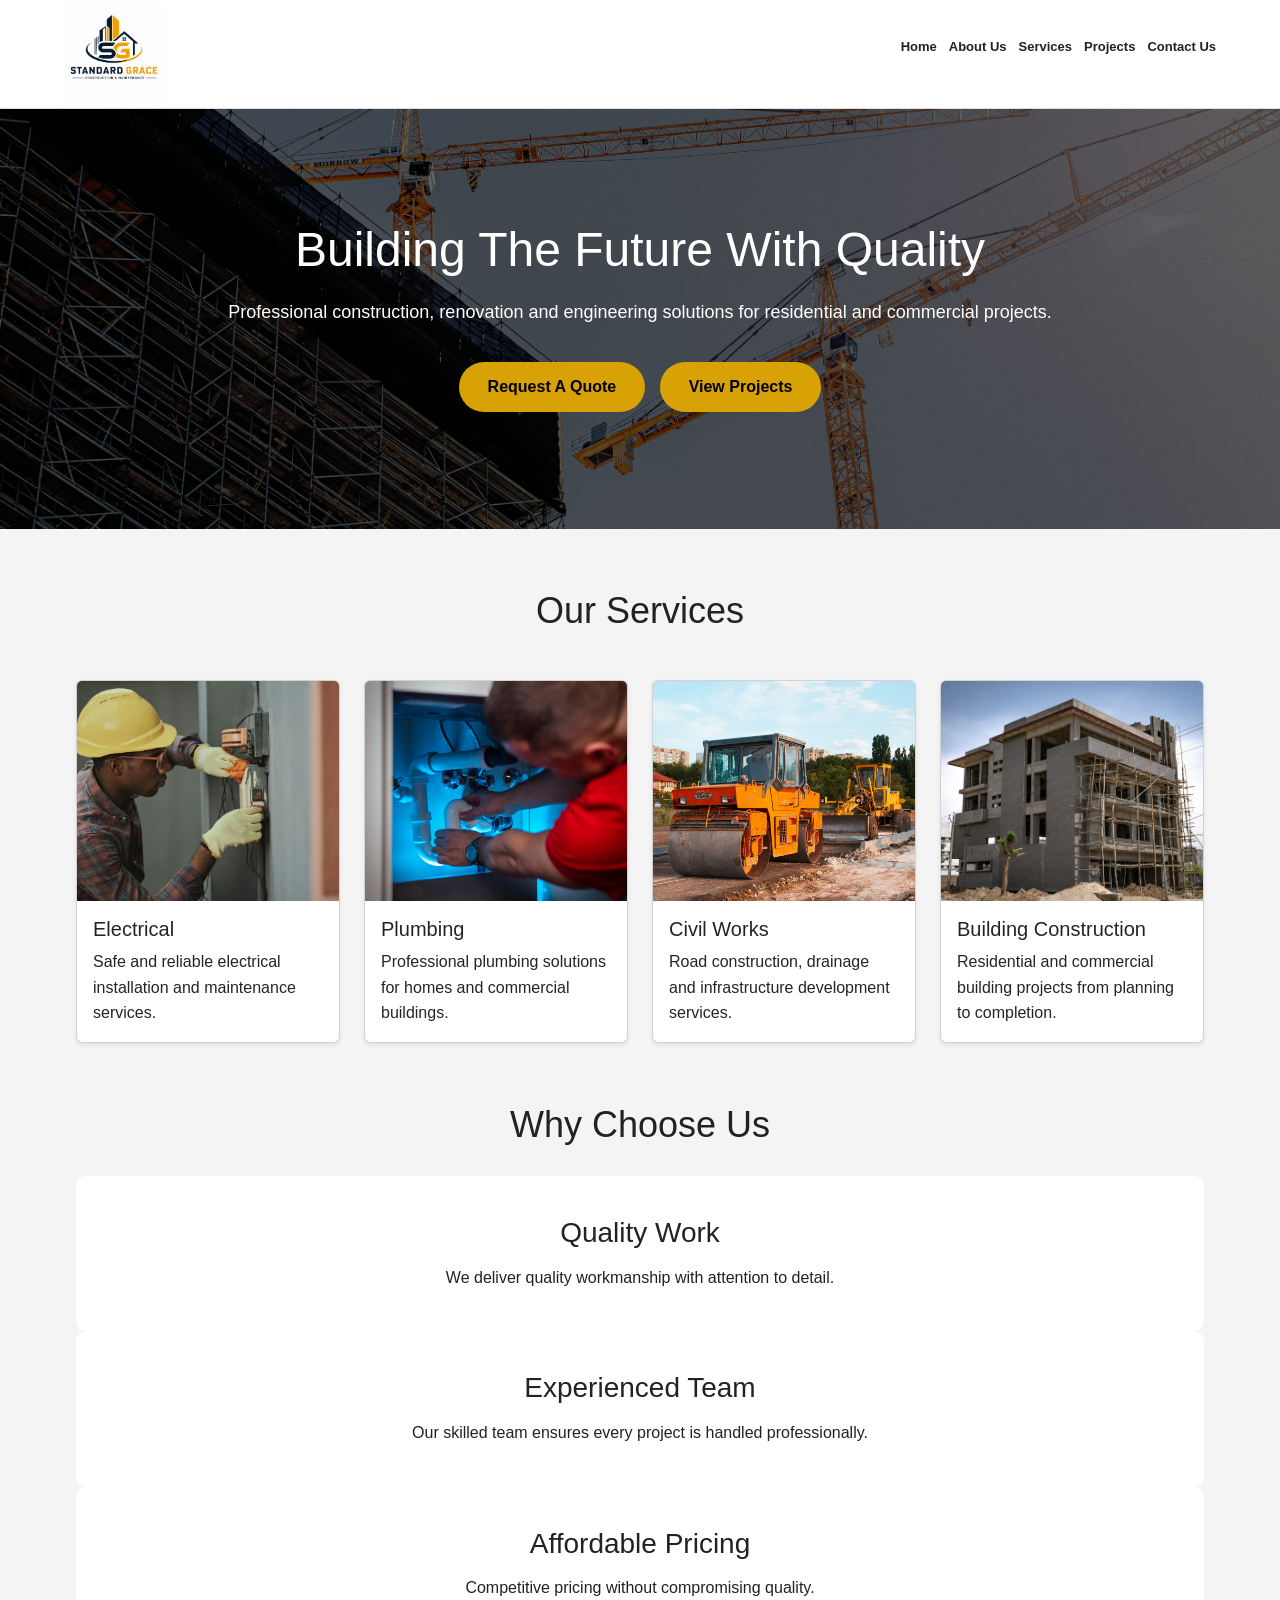
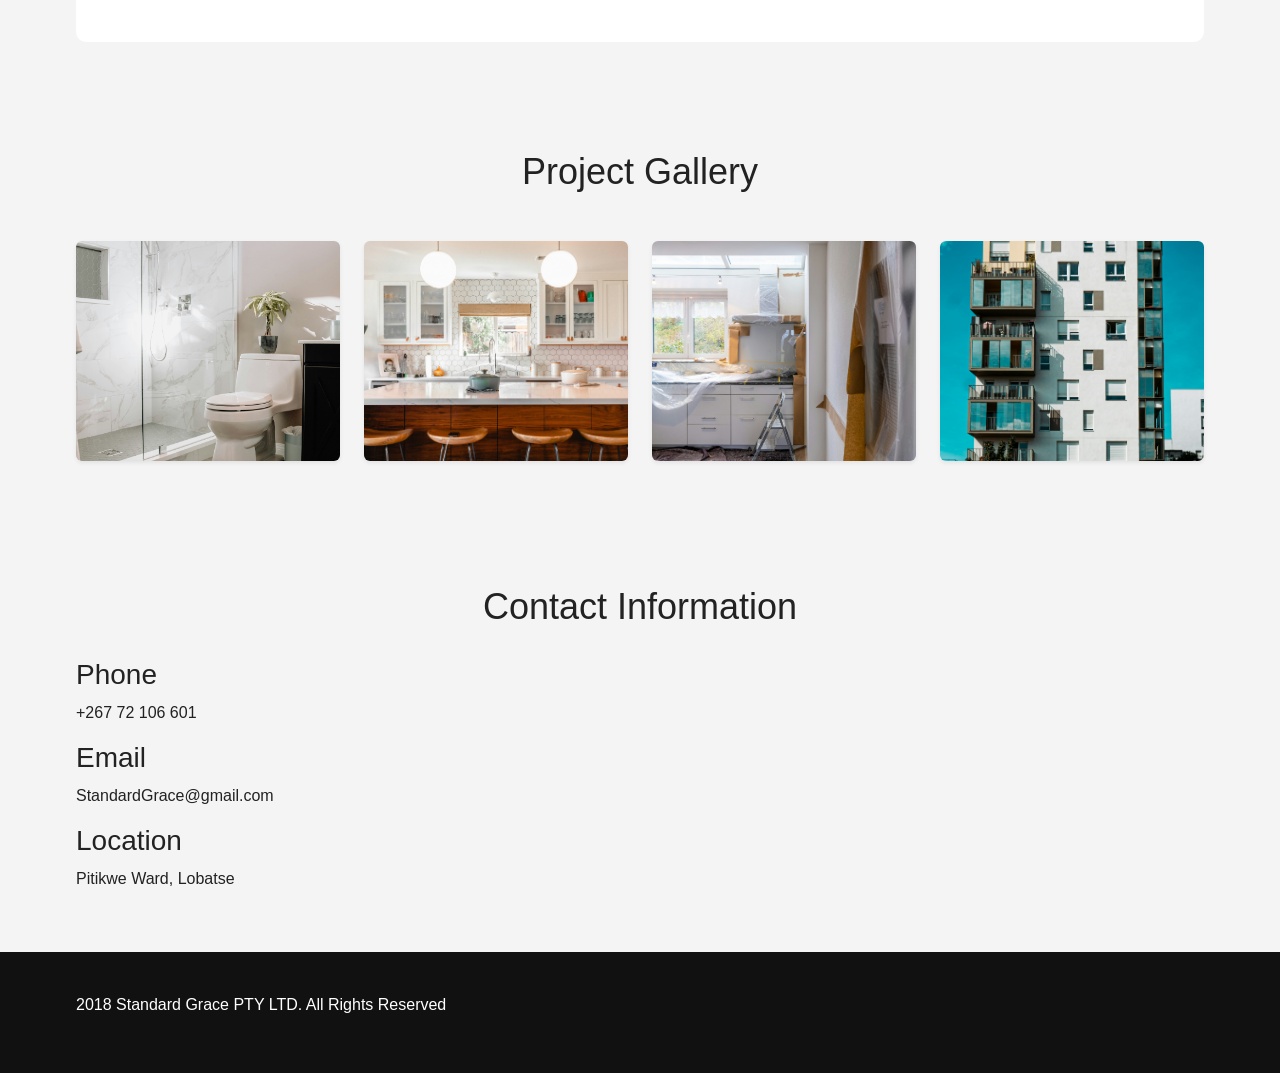
<file: index.html>
<!DOCTYPE html>
<html lang="en">
<head>

    <meta charset="UTF-8">
    <meta name="viewport" content="width=device-width, initial-scale=1.0">

    <title>Standard Grace Construction</title>
    
      <link href="https://cdn.jsdelivr.net/npm/bootstrap@5.3.3/dist/css/bootstrap.min.css" rel="stylesheet"> 
      <link rel="stylesheet" href="styles.css">

</head>
<body>

<header>

    <div class="container navbar">

        <div class="logo">
            <img src="logo.png" alt="Company Logo">
        </div>

         <nav>
             <ul>
                <li><a href="index.html">Home</a></li>
                <li><a href="about.html">About Us</a></li>
                <li><a href="services.html">Services</a></li>
                <li><a href="projects.html">Projects</a></li>
                <li><a href="contact.html">Contact Us</a></li>
            </ul>
        </nav>

    </div>

</header>

<section class="hero">

    <div class="hero-content">

        <h1>Building The Future With Quality</h1>

        <p>
            Professional construction, renovation and engineering
            solutions for residential and commercial projects.
        </p>

        <a href="contact.html" class="btn">Request A Quote</a>

        <a href="projects.html" class="btn">View Projects</a>

    </div>

</section>

<main class="container">


    <!-- SERVICES -->
    <section>

        <h2 class="section-title text-center mb-5">
            Our Services
        </h2>

        <section class="row g-4">


            <!-- Electrical -->
            <article class="col-md-6 col-lg-3">

                <section class="card h-100 shadow-sm">

                    <figure class="m-0">

                        <img src="images/electrical.jpg"
                             class="card-img-top"
                             alt="Electrical">

                    </figure>

                    <section class="card-body">

                        <h3 class="card-title h5">
                            Electrical
                        </h3>

                        <p class="card-text">
                            Safe and reliable electrical installation
                            and maintenance services.
                        </p>

                    </section>

                </section>

            </article>



            <!-- Plumbing -->
            <article class="col-md-6 col-lg-3">

                <section class="card h-100 shadow-sm">

                    <figure class="m-0">

                        <img src="images/Plumbing.jpg"
                             class="card-img-top"
                             alt="Plumbing">

                    </figure>

                    <section class="card-body">

                        <h3 class="card-title h5">
                            Plumbing
                        </h3>

                        <p class="card-text">
                            Professional plumbing solutions for homes
                            and commercial buildings.
                        </p>

                    </section>

                </section>

            </article>



            <!-- Civil Works -->
            <article class="col-md-6 col-lg-3">

                <section class="card h-100 shadow-sm">

                    <figure class="m-0">

                        <img src="images/civil work.jpg"
                             class="card-img-top"
                             alt="Civil Works">

                    </figure>

                    <section class="card-body">

                        <h3 class="card-title h5">
                            Civil Works
                        </h3>

                        <p class="card-text">
                            Road construction, drainage and infrastructure
                            development services.
                        </p>

                    </section>

                </section>

            </article>



            <!-- Building Construction -->
            <article class="col-md-6 col-lg-3">

                <section class="card h-100 shadow-sm">

                    <figure class="m-0">

                        <img src="images/Building.jpg"
                             class="card-img-top"
                             alt="Building">

                    </figure>

                    <section class="card-body">

                        <h3 class="card-title h5">
                            Building Construction
                        </h3>

                        <p class="card-text">
                            Residential and commercial building projects
                            from planning to completion.
                        </p>

                    </section>

                </section>

            </article>

        </section>

    </section>

<section>

    <h2 class="section-title">Why Choose Us</h2>


    <div class="features-grid">

        <article class="feature-box">
            <h3>Quality Work</h3>
            <p>
                We deliver quality workmanship with attention to detail.
            </p>
        </article>


        <article class="feature-box">
            <h3>Experienced Team</h3>
            <p>
                Our skilled team ensures every project is handled professionally.
            </p>
        </article>


        <article class="feature-box">
            <h3>Affordable Pricing</h3>
            <p>
                Competitive pricing without compromising quality.
            </p>
        </article>

    </div>

</section>

<section class="py-5">
    <h2 class="section-title text-center mb-5">Project Gallery</h2>
    <section class="row g-4">


        <figure class="col-md-6 col-lg-3">

            <img src="images/project1.jpg"
                 class="img-fluid rounded shadow-sm"
                 alt="Project 1">

        </figure>



        <figure class="col-md-6 col-lg-3">
            <img src="images/project2.jpg"
                 class="img-fluid rounded shadow-sm"
                 alt="Project 2">
        </figure>



        <figure class="col-md-6 col-lg-3">
           <img src="images/project3.jpg"
                 class="img-fluid rounded shadow-sm"
                 alt="Project 3">
        </figure>



        <figure class="col-md-6 col-lg-3">
            <img src="images/project4.jpg"
                 class="img-fluid rounded shadow-sm"
                 alt="Project 4">
        </figure>

    </section>

</section> 


<section class="contact-section">

    <h2 class="section-title">Contact Information</h2>


    <div class="contact-cards">

        <article class="contact-card">
            <h3>Phone</h3>
            <p>+267 72 106 601</p>
        </article>


        <article class="contact-card">
            <h3>Email</h3>
            <p>StandardGrace@gmail.com</p>
        </article>


        <article class="contact-card">
            <h3>Location</h3>
            <p>Pitikwe Ward, Lobatse</p>
        </article>

    </div>

</section>

</main>


<footer>

    <div class="container footer-content">

        <p>
            2018 Standard Grace PTY LTD. All Rights Reserved
        </p>

    </div>

</footer>

</body>
</html>
</file>
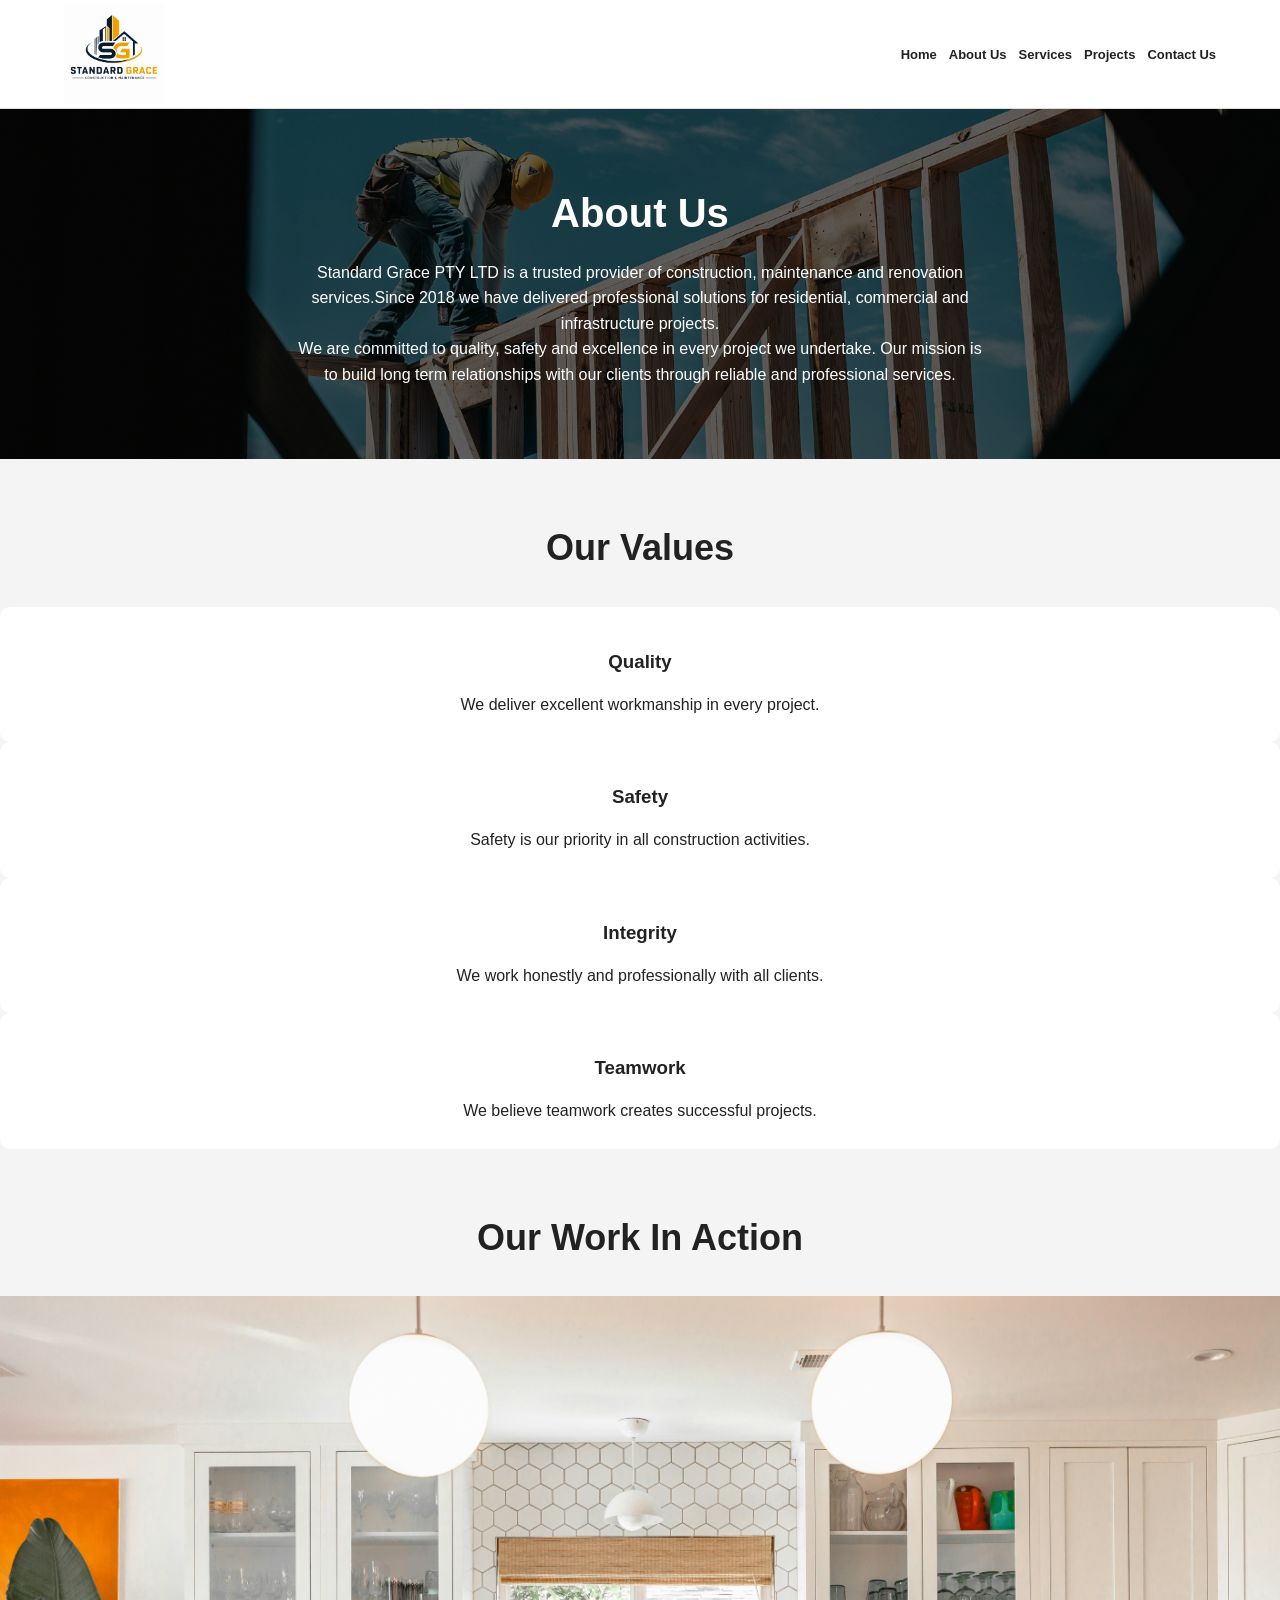
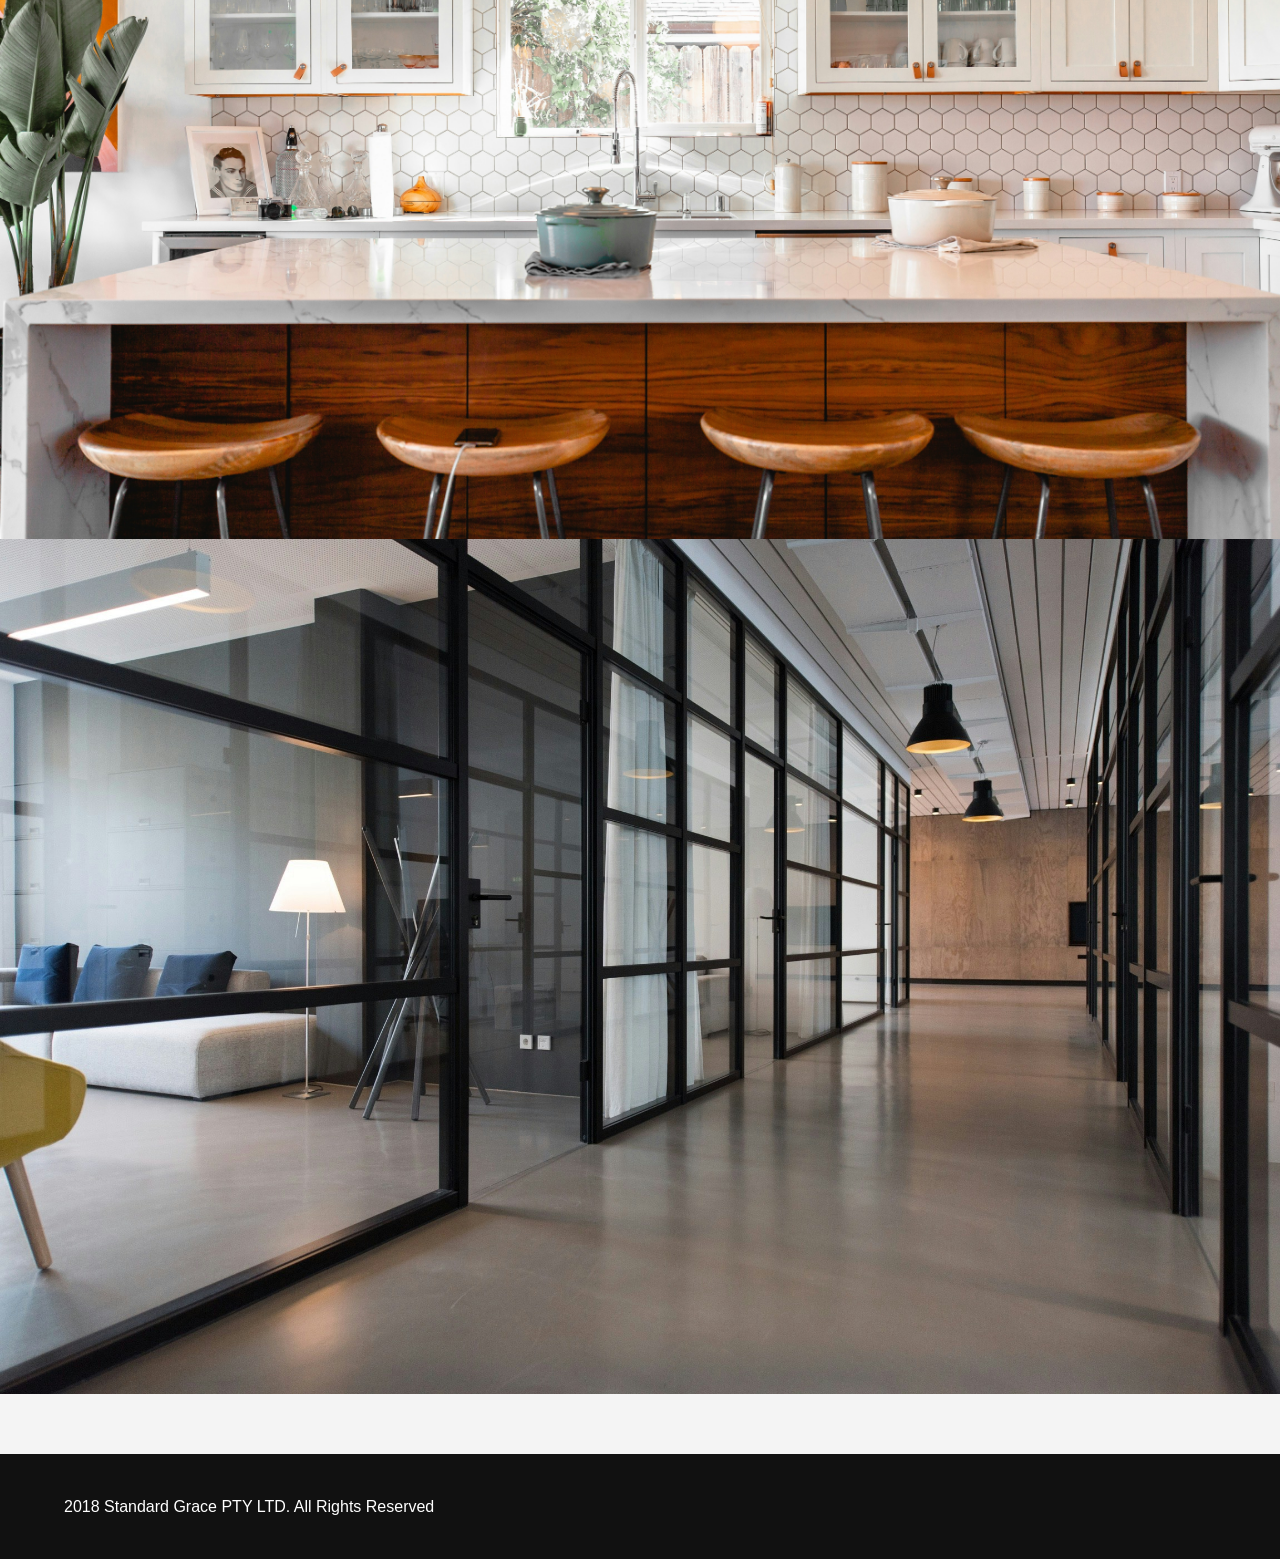
<file: about.html>
<!DOCTYPE html>
<html lang="en">
<head>

    <meta charset="UTF-8">
    <meta name="viewport" content="width=device-width, initial-scale=1.0">

    <title>About Us - Standard Grace</title>

    <link rel="stylesheet" href="styles.css">

</head>
<body>

<header>

    <div class="container navbar">

        <div class="logo">
            <img src="images/logo.png" alt="Company Logo">
        </div>

      <nav>
             <ul> 
                <li><a href="index.html">Home</a></li>
                <li><a href="about.html">About Us</a></li>
                <li><a href="services.html">Services</a></li>
                <li><a href="projects.html">Projects</a></li>
                <li><a href="contact.html">Contact Us</a></li>
            </ul>
        </nav>

    </div>

</header>

<section class="about-banner">

    <div class="banner-content">

        <h1>About Us</h1>

        <p>
            Standard Grace PTY LTD is a trusted provider of construction,
            maintenance and renovation services.Since 2018 we have delivered
            professional solutions for residential, commercial and infrastructure projects.
        </p>

        <p>
            We are committed to quality, safety and excellence in every
            project we undertake. Our mission is to build long term relationships
            with our clients through reliable and professional services.
        </p>   

    </div>

</section>  

<section>

    <h2 class="section-title">Our Values</h2>

    <div class="features-grid">

        <article class="feature-box">
            <h3>Quality</h3>
            <p>We deliver excellent workmanship in every project.</p>
        </article>

        <article class="feature-box">
            <h3>Safety</h3>
            <p>Safety is our priority in all construction activities.</p>
        </article>


        <article class="feature-box">
            <h3>Integrity</h3>
            <p>We work honestly and professionally with all clients.</p>
        </article>

        <article class="feature-box">
            <h3>Teamwork</h3>
            <p>We believe teamwork creates successful projects.</p>
        </article>

    </div>

</section>

<section>

    <h2 class="section-title">Our Work In Action</h2>

    <div class="gallery-grid">

        <img src="images/project2.jpg" alt="Kitchen">
        <img src="images/Office.jpg" alt="Office">

    </div>

</section>

</main>

<footer>

    <div class="container footer-content">
        <p>2018 Standard Grace PTY LTD. All Rights Reserved</p>
    </div>

</footer>

</body>
</html>
</file>
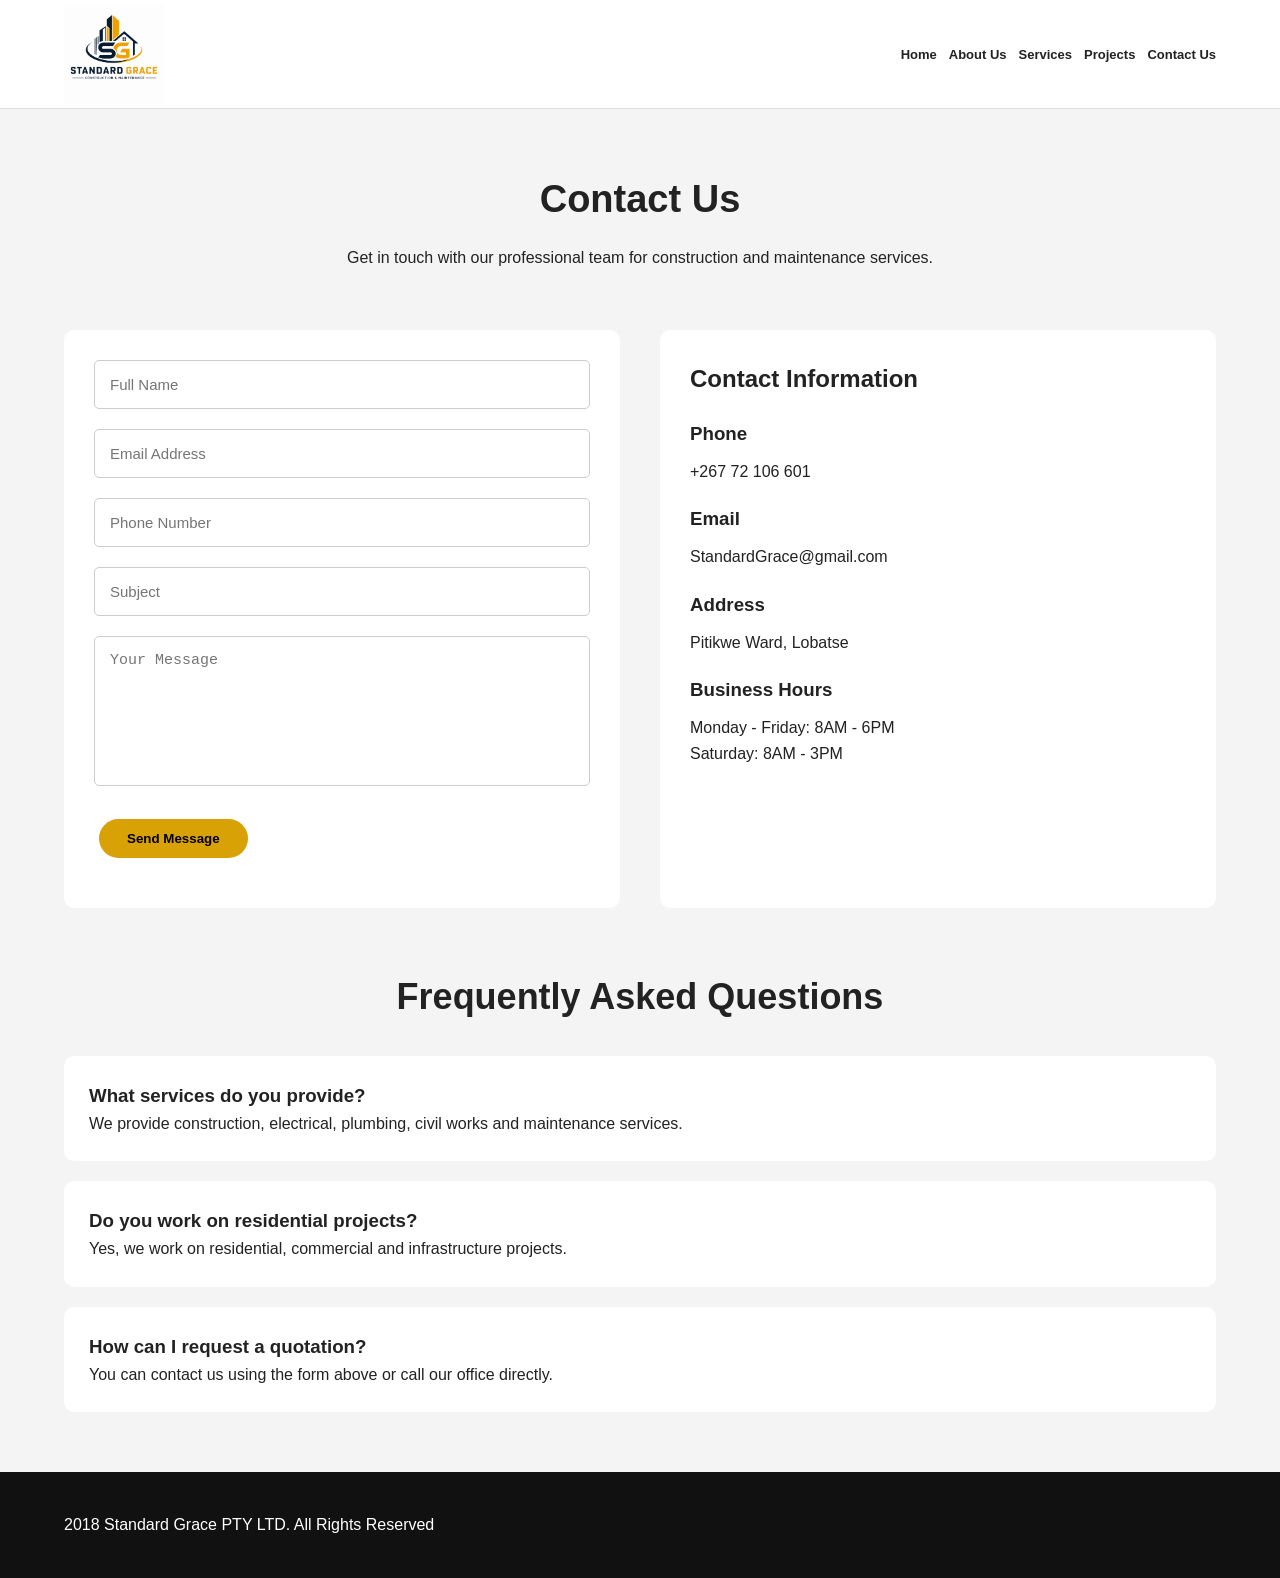
<file: contact.html>
<!DOCTYPE html>
<html lang="en">
<head>

    <meta charset="UTF-8">
    <meta name="viewport" content="width=device-width, initial-scale=1.0">

    <title>Contact Us - Standard Grace</title>

    <link rel="stylesheet" href="styles.css">

</head>
<body>

<header>

    <div class="container navbar">

        <div class="logo">
            <img src="images/logo.png" alt="Company Logo">
        </div>

       <nav>
              <ul>
                <li><a href="index.html">Home</a></li>
                <li><a href="about.html">About Us</a></li>
                <li><a href="services.html">Services</a></li>
                <li><a href="projects.html">Projects</a></li>
                <li><a href="contact.html">Contact Us</a></li>
            </ul>
        </nav>

    </div>

</header>


<section class="page-banner">

    <div class="container">

        <h1>Contact Us</h1>

        <p>
            Get in touch with our professional team
            for construction and maintenance services.
        </p>

    </div>

</section>


<main class="container">


<section class="contact-grid">


    <section>

        <form>

            <input type="text" placeholder="Full Name" required>

            <input type="email" placeholder="Email Address" required>

            <input type="text" placeholder="Phone Number">

            <input type="text" placeholder="Subject">

            <textarea placeholder="Your Message"></textarea>

            <button type="button" class="btn" onclick="showMessage()">
             Send Message
            </button>

            <p id="success-message"></p>

        </form>

    </section>


    <aside class="contact-info">

        <h2>Contact Information</h2>

        <h3>Phone</h3>
        <p>+267 72 106 601</p>

        <h3>Email</h3>
        <p>StandardGrace@gmail.com</p>

        <h3>Address</h3>
        <p>Pitikwe Ward, Lobatse</p>

        <h3>Business Hours</h3>
        <p>Monday - Friday: 8AM - 6PM</p>
        <p>Saturday: 8AM - 3PM</p>

    </aside>

</section>


<section>

    <h2 class="section-title">Frequently Asked Questions</h2>


    <article class="faq-box">

        <h3>What services do you provide?</h3>

        <p>
            We provide construction, electrical,
            plumbing, civil works and maintenance services.
        </p>

    </article>


    <article class="faq-box">

        <h3>Do you work on residential projects?</h3>

        <p>
            Yes, we work on residential,
            commercial and infrastructure projects.
        </p>

    </article>


    <article class="faq-box">

        <h3>How can I request a quotation?</h3>

        <p>
            You can contact us using the form above
            or call our office directly.
        </p>

    </article>

</section>

</main>


<footer>

    <div class="container footer-content">

        <p>
            2018 Standard Grace PTY LTD. All Rights Reserved
        </p>

    </div>

</footer>

<script>
function showMessage() {

    const toast = document.getElementById("toast");

    toast.classList.add("show");

    document.querySelector("form").reset();

    setTimeout(() => {
        toast.classList.remove("show");
    }, 4000);
}
</script>

   <p id="toast" class="toast">
    Thank you for contacting Standard Grace PTY LTD. We will get back to you shortly.
</p>
    
</body>
</html>
</file>
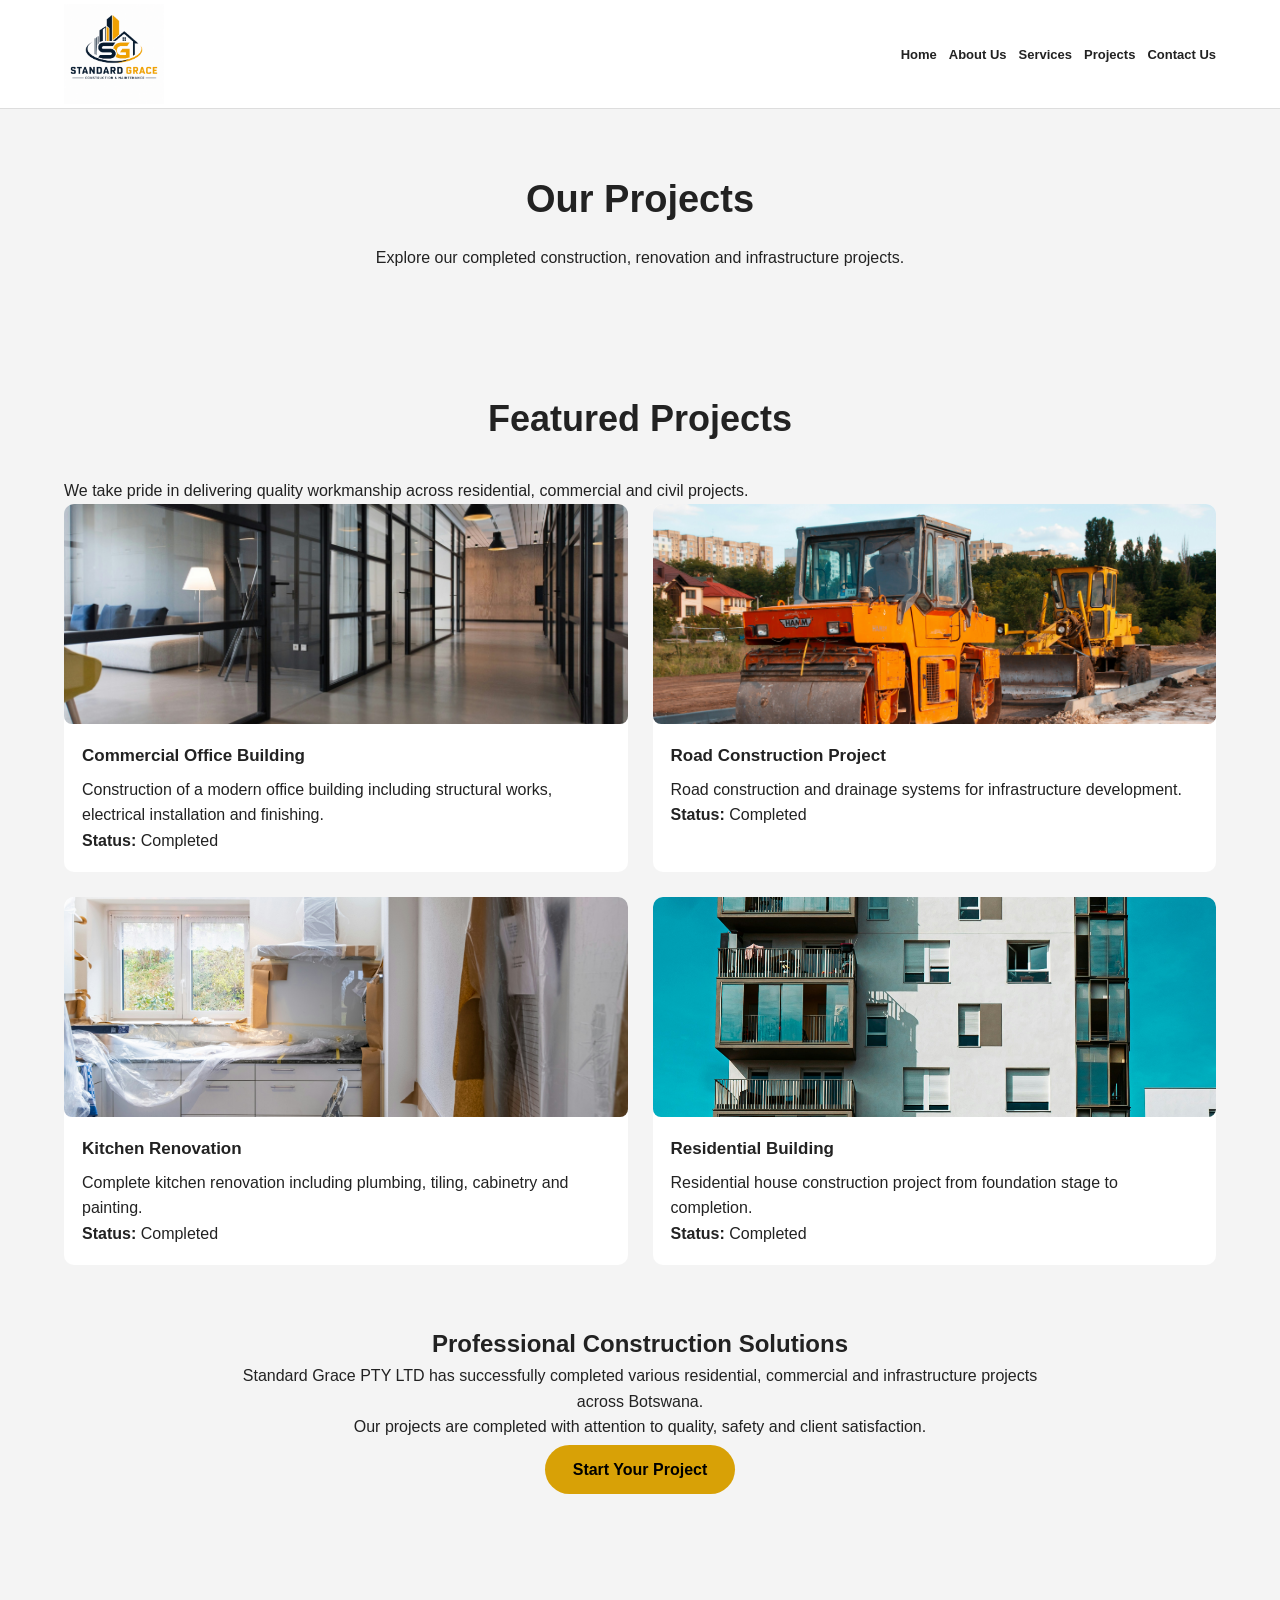
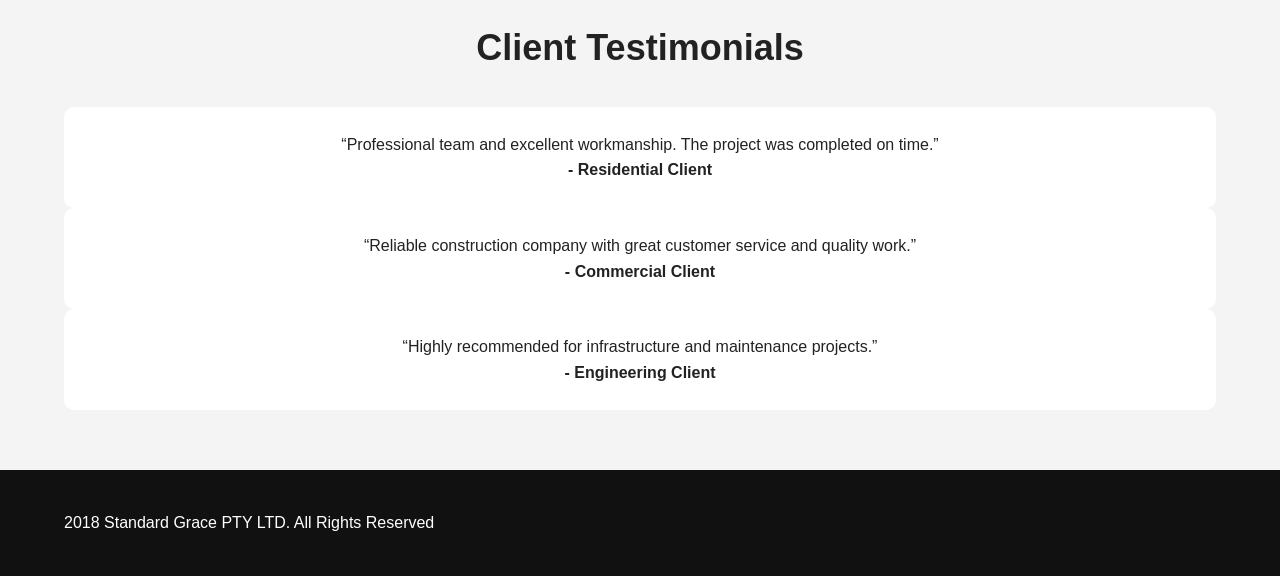
<file: projects.html>
<!DOCTYPE html>
<html lang="en">
<head>

    <meta charset="UTF-8">
    <meta name="viewport" content="width=device-width, initial-scale=1.0">

    <title>Projects - Standard Grace</title>

    <link rel="stylesheet" href="styles.css">

</head>
<body>

<header>

    <div class="container navbar">

        <div class="logo">
            <img src="images/logo.png" alt="Company Logo">
        </div>

         <nav>
             <ul>
                <li><a href="index.html">Home</a></li>
                <li><a href="about.html">About Us</a></li>
                <li><a href="services.html">Services</a></li>
                <li><a href="projects.html">Projects</a></li>
                <li><a href="contact.html">Contact Us</a></li>
            </ul>
        </nav>

    </div>

</header>


<section class="page-banner">

    <div class="container">

        <h1>Our Projects</h1>

        <p>
            Explore our completed construction,
            renovation and infrastructure projects.
        </p>

    </div>

</section>


<main class="container">


<section>

    <h2 class="section-title">Featured Projects</h2>

    <p class="section-description">
        We take pride in delivering quality workmanship
        across residential, commercial and civil projects.
    </p>


    <div class="projects-grid">


        <article class="project-card">

            <img src="images/Office.jpg" alt="Office Building">

            <div class="project-content">

                <h3>Commercial Office Building</h3>

                <p>
                    Construction of a modern office building including
                    structural works, electrical installation and finishing.
                </p>

                <p><strong>Status:</strong> Completed</p>

            </div>

        </article>


        <article class="project-card">

            <img src="images/civil work.jpg" alt="Road Construction">

            <div class="project-content">

                <h3>Road Construction Project</h3>

                <p>
                    Road construction and drainage systems for
                    infrastructure development.
                </p>
                
                <p><strong>Status:</strong> Completed</p>

            </div>

        </article>


        <article class="project-card">

            <img src="images/project3.jpg" alt="Kitchen Renovation">

            <div class="project-content">

                <h3>Kitchen Renovation</h3>

                <p>
                    Complete kitchen renovation including plumbing,
                    tiling, cabinetry and painting.
                </p>

                <p><strong>Status:</strong> Completed</p>

            </div>

        </article>


        <article class="project-card">

            <img src="images/project4.jpg" alt="Residential Building">

            <div class="project-content">

                <h3>Residential Building</h3>

                <p>
                    Residential house construction project from
                    foundation stage to completion.
                </p>

                <p><strong>Status:</strong> Completed</p>

            </div>

        </article>


    </div>

</section>


<section class="project-highlight">

    <div class="highlight-grid">


        <article>

            <h2>Professional Construction Solutions</h2>

            <p>
                Standard Grace PTY LTD has successfully completed
                various residential, commercial and infrastructure
                projects across Botswana.
            </p>

            <p>
                Our projects are completed with attention to quality,
                safety and client satisfaction.
            </p>

            <a href="contact.html" class="btn">
                Start Your Project
            </a>

        </article>

    </div>

</section>


<section>

    <h2 class="section-title">Client Testimonials</h2>


    <div class="features-grid">

        <article class="feature-box">

            <p>
                “Professional team and excellent workmanship.
                The project was completed on time.”
            </p>

            <h4>- Residential Client</h4>

        </article>


        <article class="feature-box">

            <p>
                “Reliable construction company with great
                customer service and quality work.”
            </p>

            <h4>- Commercial Client</h4>

        </article>


        <article class="feature-box">

            <p>
                “Highly recommended for infrastructure
                and maintenance projects.”
            </p>

            <h4>- Engineering Client</h4>

        </article>

    </div>

</section>

</main>


<footer>

    <div class="container footer-content">

        <p>
            2018 Standard Grace PTY LTD. All Rights Reserved
        </p>

    </div>

</footer>

</body>
</html>
</file>
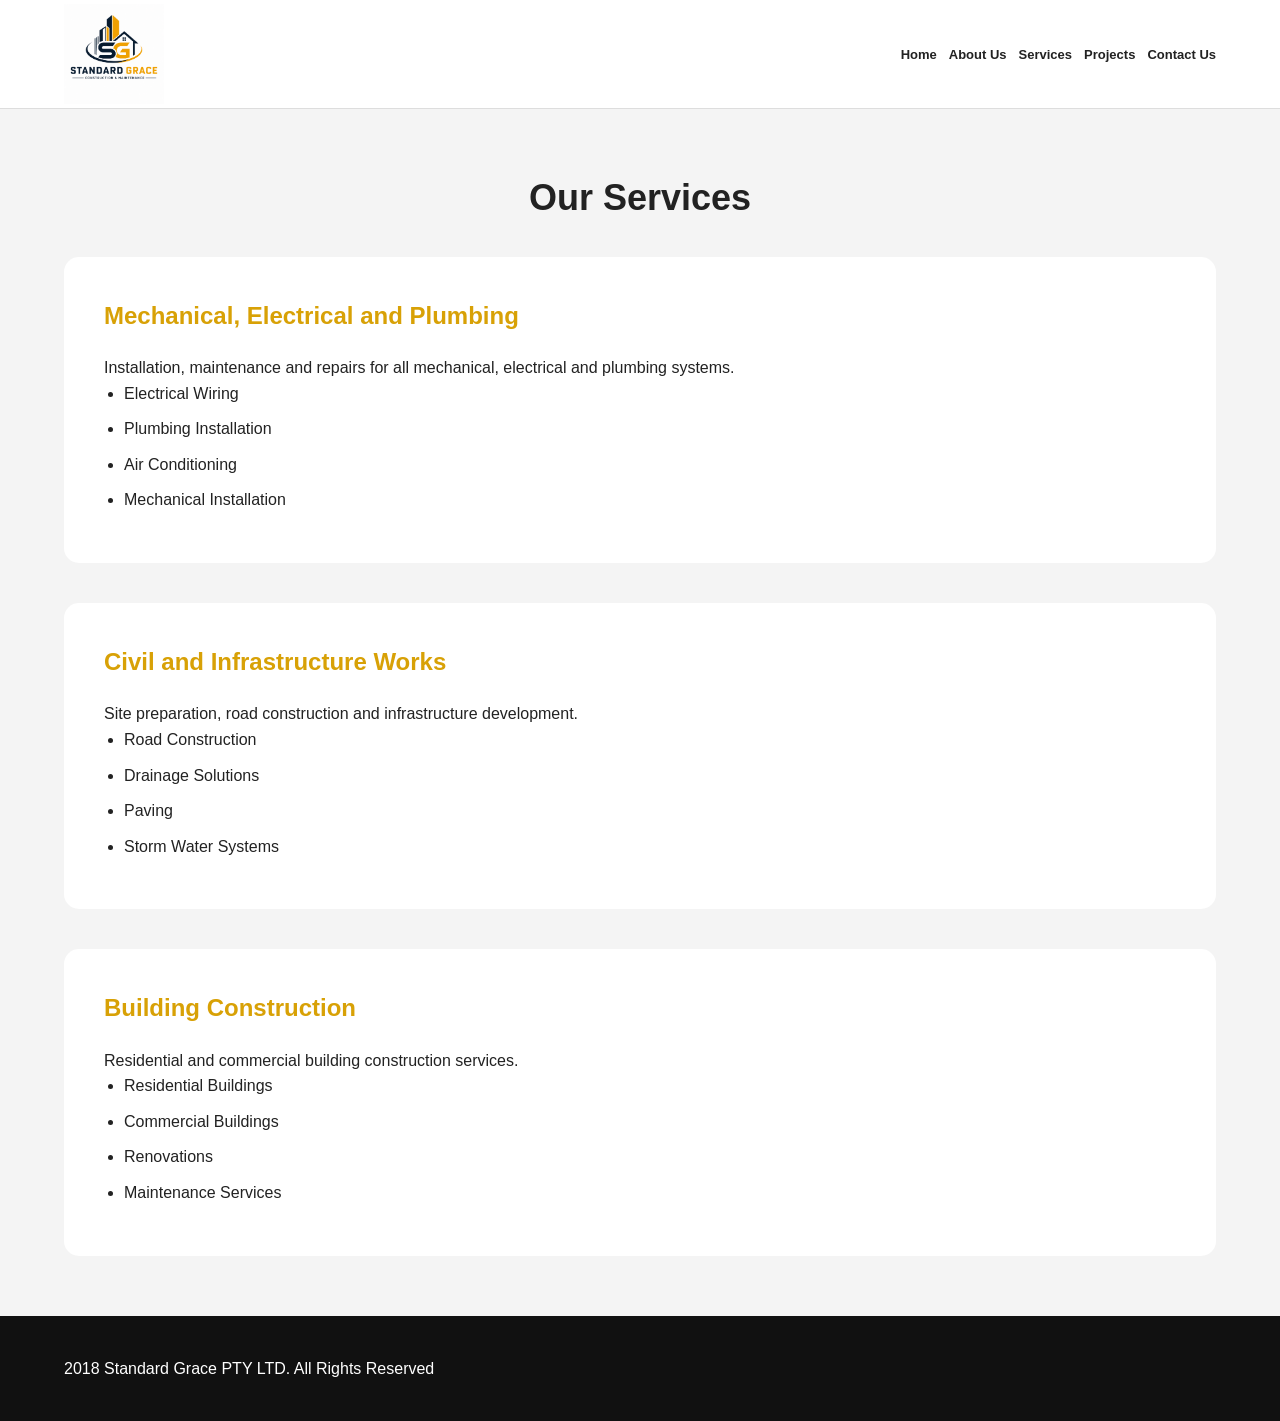
<file: services.html>
<!DOCTYPE html>
<html lang="en">
<head>

    <meta charset="UTF-8">
    <meta name="viewport" content="width=device-width, initial-scale=1.0">

    <title>Services - Standard Grace</title>

    <link rel="stylesheet" href="styles.css">

</head>
<body>

<header>

    <div class="container navbar">

        <div class="logo">
            <img src="images/logo.png" alt="Company Logo">
        </div>

         <nav>
             <ul>
                <li><a href="index.html">Home</a></li>
                <li><a href="about.html">About Us</a></li>
                <li><a href="services.html">Services</a></li>
                <li><a href="projects.html">Projects</a></li>
                <li><a href="contact.html">Contact Us</a></li>
            </ul>
        </nav>

    </div>

</header>


<main class="container">


<h1 class="section-title">Our Services</h1>


<section class="service-box">

    <h2>Mechanical, Electrical and Plumbing</h2>

    <p>
        Installation, maintenance and repairs for all mechanical,
        electrical and plumbing systems.
    </p>

    <ul>
        <li>Electrical Wiring</li>
        <li>Plumbing Installation</li>
        <li>Air Conditioning</li>
        <li>Mechanical Installation</li>
    </ul>

</section>


<section class="service-box">

    <h2>Civil and Infrastructure Works</h2>

    <p>
        Site preparation, road construction and infrastructure development.
    </p>

    <ul>
        <li>Road Construction</li>
        <li>Drainage Solutions</li>
        <li>Paving</li>
        <li>Storm Water Systems</li>
    </ul>

</section>


<section class="service-box">

    <h2>Building Construction</h2>

    <p>
        Residential and commercial building construction services.
    </p>

    <ul>
        <li>Residential Buildings</li>
        <li>Commercial Buildings</li>
        <li>Renovations</li>
        <li>Maintenance Services</li>
    </ul>

</section>

</main>


<footer>

    <div class="container footer-content">
        <p>2018 Standard Grace PTY LTD. All Rights Reserved</p>
    </div>

</footer>

</body>
</html>
</file>
<file: styles.css>
*{
    margin: 0;
    padding: 0;
    box-sizing: border-box;
}


/* ===== BODY ===== */

body{
    font-family: Arial, Helvetica, sans-serif;
    background-color: #f4f4f4;
    color: #222;
    line-height: 1.6;
}

img{
    max-width: 100%;
    display: block;
}

/* ===== CONTAINER ===== */

.container{
    width: 90%;
    max-width: 1200px;
    margin: auto;
}


/* ===== HEADER ===== */

header{
    background-color: white;
    border-bottom: 1px solid #ddd;
    position: sticky;
    top: 0;
    z-index: 1000;
}


/* ===== NAVBAR ===== */

.navbar{
    display: flex;
    justify-content: space-between;
    align-items: center;
    padding:4px 0;
    flex-wrap: wrap;
}


.logo img{
    width: 100px;
}


nav ul{
    list-style: none; 
    display: flex;
    gap: 12px;
}

nav ul li a{
   text-decoration: none; 
   color: #222;
   font-size: 13px;
   font-weight: bold; 
   transition: 0.3s;
}

nav ul li a:hover{
    color: #d8a106;
}


/* ===== HERO SECTION ===== */

.hero{
    background-image: linear-gradient(rgba(0,0,0,0.6), rgba(0,0,0,0.6)), url("images/StandardGrace.jpg");
    background-size: cover;
    background-position: center;
    height: 420px;

    display: flex;
    justify-content: center;
    align-items: center;

    text-align: center;
    color: white;
}


.hero-content{
    width: 80%;
}


.hero-content h1{
    font-size: 48px;
    margin-bottom: 20px;
}


.hero-content p{
    font-size: 18px;
    margin-bottom: 30px;
}


/* ===== BUTTONS ===== */

.btn{
    display: inline-block;
    background-color: #d8a106;
    color: black;
    text-decoration: none;
    padding: 12px 28px;
    border-radius: 30px;
    margin: 5px;
    font-weight: bold;
    transition: 0.3s;
}


.btn:hover{
    background-color: #b98a00;
}


/* ===== SECTION TITLES ===== */

.section-title{
    text-align: center;
    font-size: 36px;
    margin: 60px 0 30px;
}


.section-text{
    text-align: center;
    margin-bottom: 40px;
    color: #555;
}


/* ===== FEATURES ===== */

.features{
    display: grid;
    grid-template-columns: repeat(4, 1fr);
    gap: 20px;
    margin-top: 40px;
}


.feature-box{
    background-color: white;
    padding: 25px;
    text-align: center;
    border-radius: 10px;
}


.feature-box h3{
    margin: 15px 0;
}


/* ===== SERVICES ===== */
 .card-img-top{
     width:100%;
     height:220px;
     object-fit: cover;
}

/* ===== ABOUT ===== */

.about-grid{
    display: grid;
    grid-template-columns: 1fr 1fr;
    gap: 40px;
    align-items: center;
    margin-top: 40px;
}


.about-grid img{

    width: 100%;
    height: 350px;
    object-fit: cover;

    border-radius: 10px;
}

.about-text h2{
    margin-bottom: 20px;
}


.about-text p{
    margin-bottom: 20px;
}


/* ===== STATS ===== */

.stats{
    background-color: #111;
    color: white;
    padding: 50px 0;
    margin-top: 60px;
}


.stats-grid{
    display: grid;
    grid-template-columns: repeat(4, 1fr);
    text-align: center;
}


.stats-grid h2{
    color: #d8a106;
    font-size: 38px;
}


/* ===== PROJECTS ===== */

.projects-grid{
    display: grid;
    grid-template-columns: repeat(2, 1fr);
    gap: 25px;
    
}


.project-card{
    background-color: white;
    border-radius: 10px;
    overflow: hidden;
}

section.py-5 img {
    width: 100%;
    height: 220px;
    object-fit: cover;
    border-radius: 8px;
}

/* ===== PROJECT GALLERY IMAGES ===== */
.projects-grid img {
    width: 100%;
    height: 220px;
    object-fit: cover;
    border-radius: 8px;
}

/* ===== PROJECT HIGHLIGHT CENTER FIX ===== */

.project-highlight {
    text-align: center;
    padding: 60px 20px;
}

.highlight-grid {
    display: flex;
    justify-content: center;
}

.project-highlight article {
    max-width: 800px;
    margin: auto;
}

.project-content{
    padding: 18px;
}


.project-content h3{
    font-size: 17px;
    margin-bottom: 8px;
}


/* ===== TEAM ===== */

.team-grid{
    display: grid;
    grid-template-columns: repeat(3, 1fr);
    gap: 25px;
}


.team-card{
    background-color: white;
    border-radius: 10px;
    overflow: hidden;
    text-align: center;
}


.team-card img{
    width: 100%;
    height: 240px;
    object-fit: cover;
}


.team-card h3{
    margin-top: 15px;
}


.team-card p{
    margin-bottom: 20px;
}


/* ===== SERVICE DETAILS ===== */

.service-box{
    background-color: white;
    padding: 40px;
    border-radius: 15px;
    margin-bottom: 40px;
}


.service-box h2{
    color: #d8a106;
    margin-bottom: 20px;
}


.service-box ul{
    margin-left: 20px;
}


.service-box li{
    margin-bottom: 10px;
}


/* ===== CONTACT ===== */

.contact-grid{
    display: grid;
    grid-template-columns: 1fr 1fr;
    gap: 40px;
}


form{
    background-color: white;
    padding: 30px;
    border-radius: 10px;
}


form input,
form textarea{
    width: 100%;
    padding: 15px;
    margin-bottom: 20px;
    border: 1px solid #ccc;
    border-radius: 5px;
    font-size: 15px;
}


form textarea{
    height: 150px;
    resize: none;
}


form button{
    border: none;
    cursor: pointer;
}


.contact-info{
    background-color: white;
    padding: 30px;
    border-radius: 10px;
}


.contact-info h3{
    margin-top: 20px;
    margin-bottom: 10px;
}

/* ===== SUCCESS MESSAGE ===== */

#success-message{
    margin-top: 15px;
    color: green;
    font-weight: bold;
    font-size: 15px;

}

/* ===== FAQ ===== */

.faq-box{
    background-color: white;
    padding: 25px;
    margin-top: 20px;
    border-radius: 10px;
}


.faq-box h4{
    margin-bottom: 10px;
}


/* ===== FOOTER ===== */

footer{
    background-color: #111;
    color: white;
    margin-top: 60px;
    padding: 40px 0;
}


.footer-grid{
    display: grid;
    grid-template-columns: repeat(3, 1fr);
    gap: 30px;
}


.footer-grid h3{
    margin-bottom: 15px;
    color: #d8a106;
}


.footer-grid ul{
    list-style: none;
}


.footer-grid ul li{
    margin-bottom: 10px;
}


.footer-bottom{
    text-align: center;
    margin-top: 30px;
    border-top: 1px solid #444;
    padding-top: 20px;
}

/* ===== PAGE BANNER TEXT ===== */

.page-banner{
    text-align: center;
    padding: 60px 20px;
}


.page-banner h1{
    font-size: 38px;
    margin-bottom: 15px;
}


.page-banner p{
    font-size: 16px;
    max-width: 700px;
    margin: auto;
    line-height: 1.6;
}

/* ===== ABOUT BANNER ===== */

.about-banner{
    background-image:
    linear-gradient(rgba(0,0,0,0.6), rgba(0,0,0,0.6)),
    url("images/About.jpg");
    background-size: cover;
    background-position: center;
    height: 350px;
    display: flex;
    justify-content: center;
    align-items: center;
    text-align: center;
    color: white;
    padding: 20px;
}

.banner-content h1{
    font-size: 40px;
    margin-bottom: 15px;
}

.banner-content p{\
    font-size: 16px;
    max-width: 700px;
    margin: auto;
    line-height: 1.6;
}

body{

    background-color: #f4f4f4;

    color: #222;

    font-family: Arial, Helvetica, sans-serif;

}

/* ===== TOAST NOTIFICATION ===== */

.toast {
    position: fixed;
    top: 20px;
    right: 20px;
    background: #f4b400;
    color: white;
    padding: 15px 20px;
    border-radius: 8px;
    font-size: 14px;
    box-shadow: 0 10px 25px rgba(0,0,0,0.2);

    opacity: 0;
    transform: translateY(-20px);
    pointer-events: none;

    transition: 0.4s ease;
    z-index: 9999;
}

.toast.show {
    opacity: 1;
    transform: translateY(0);
}

/* ===== RESPONSIVE ===== */

@media(max-width: 992px){

    .features,
    .services-grid,
    .stats-grid,
    .team-grid,
    .footer-grid{
        grid-template-columns: repeat(2, 1fr);
    }

    .about-grid,
    .contact-grid,
    .projects-grid{
        grid-template-columns: 1fr;
    }

}


@media(max-width: 768px){

    .navbar{
        flex-direction: column;
        text-align: center;
    }

    nav ul{
        flex-direction: column;
        margin-top: 20px;
    }

    .features,
    .services-grid,
    .stats-grid,
    .team-grid,
    .footer-grid{
        grid-template-columns: 1fr;
    }

    .hero-content h1{
        font-size: 32px;
    }

    .section-title{
        font-size: 28px;
    }

}
</file>
